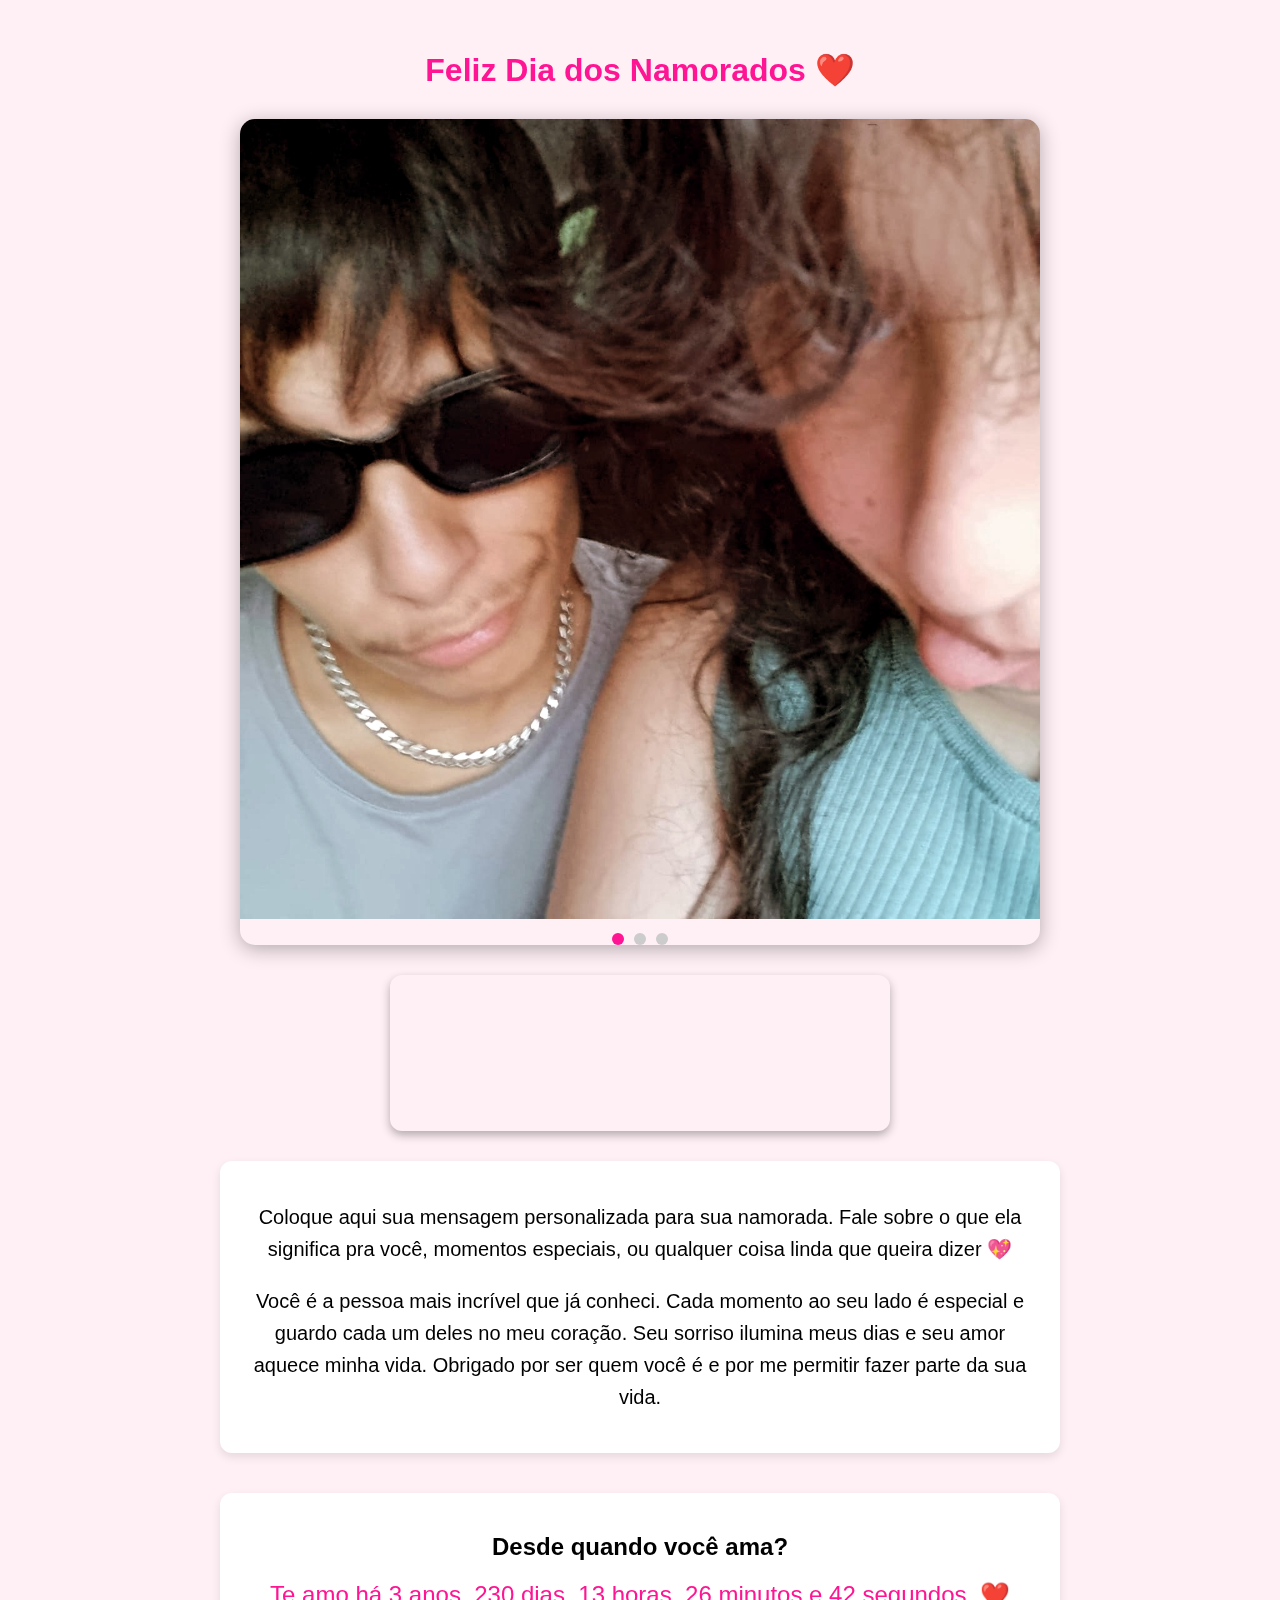
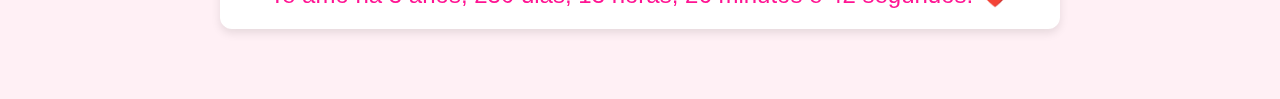
<file: index.html>
<!DOCTYPE html>
<html lang="pt-br">

<head>
    <meta charset="UTF-8" />
    <meta name="viewport" content="width=device-width, initial-scale=1.0" />
    <title>Feliz Dia dos Namorados ❤️</title>
    <style>
        body {
            margin: 0;
            padding: 0;
            background-color: #fff0f5;
            font-family: 'Segoe UI', Tahoma, Geneva, Verdana, sans-serif;
            text-align: center;
            overflow-x: hidden;
        }

        .container {
            padding: 30px;
            position: relative;
            z-index: 1;
        }

        h1 {
            color: #ff1493;
            margin-bottom: 30px;
        }

        /* Estilos do carrossel */
        .carousel-container {
            max-width: 800px;
            margin: 0 auto 30px;
            position: relative;
            overflow: hidden;
            border-radius: 15px;
            box-shadow: 0 4px 20px rgba(0, 0, 0, 0.3);
            touch-action: pan-y;
        }

        .carousel {
            display: flex;
            transition: transform 0.5s ease;
            width: 100%;
        }

        .carousel img {
            width: 100%;
            height: auto;
            flex-shrink: 0;
            object-fit: cover;
        }

        .carousel-indicators {
            display: flex;
            justify-content: center;
            margin-top: 10px;
        }

        .indicator {
            width: 12px;
            height: 12px;
            border-radius: 50%;
            background-color: #ccc;
            margin: 0 5px;
            cursor: pointer;
            transition: background-color 0.3s;
        }

        .indicator.active {
            background-color: #ff1493;
        }

        /* Player do Spotify */
        .spotify-player {
            max-width: 500px;
            margin: 20px auto;
            border-radius: 12px;
            overflow: hidden;
            box-shadow: 0 4px 10px rgba(0, 0, 0, 0.3);
        }

        /* Texto romântico */
        .texto-romantico {
            margin: 30px auto;
            font-size: 20px;
            max-width: 800px;
            background-color: #fff;
            padding: 20px;
            border-radius: 12px;
            box-shadow: 0 4px 10px rgba(0, 0, 0, 0.1);
            line-height: 1.6;
        }

        /* Contador de amor */
        .love-counter {
            margin: 40px auto;
            padding: 20px;
            background-color: #fff;
            border-radius: 12px;
            box-shadow: 0 4px 10px rgba(0, 0, 0, 0.1);
            max-width: 800px;
        }

        .resultado {
            font-size: 24px;
            color: #ff1493;
            margin-top: 15px;
        }

        /* Corações de fundo */
        .hearts-container {
            position: fixed;
            top: 0;
            left: 0;
            width: 100%;
            height: 100%;
            pointer-events: none;
            z-index: 0;
        }

        .heart {
            position: absolute;
            top: -50px;
            color: rgba(255, 20, 147, 0.6);
            font-size: 30px;
            animation: fall linear infinite;
            pointer-events: none;
            user-select: none;
        }

        @keyframes fall {
            0% {
                transform: translateY(0) rotate(0deg);
                opacity: 1;
            }
            100% {
                transform: translateY(100vh) rotate(360deg);
                opacity: 0;
            }
        }
    </style>
</head>

<body>
    <!-- Container para os corações (não interfere com a rolagem) -->
    <div class="hearts-container" id="hearts-container"></div>

    <!-- Conteúdo principal -->
    <div class="container">
        <h1>Feliz Dia dos Namorados ❤️</h1>

        <!-- Carrossel de imagens -->
        <div class="carousel-container" id="carousel-container">
            <div class="carousel" id="carousel">
                <!-- Imagens serão adicionadas via JavaScript -->
            </div>
            <div class="carousel-indicators" id="indicators"></div>
        </div>

        <!-- Player do Spotify -->
        <div class="spotify-player">
            <iframe style="border-radius:12px"
                src="https://open.spotify.com/embed/track/07Ip5REyWJm0yO1hrJecY5?utm_source=generator" width="100%"
                height="152" frameBorder="0" allowfullscreen=""
                allow="autoplay; clipboard-write; encrypted-media; fullscreen; picture-in-picture"
                loading="lazy"></iframe>
        </div>

        <!-- Texto romântico -->
        <div class="texto-romantico">
            <p>
                Coloque aqui sua mensagem personalizada para sua namorada. Fale sobre o que ela significa pra você,
                momentos especiais, ou qualquer coisa linda que queira dizer 💖
            </p>
            <p>
                Você é a pessoa mais incrível que já conheci. Cada momento ao seu lado é especial e guardo cada um deles no meu coração. 
                Seu sorriso ilumina meus dias e seu amor aquece minha vida. Obrigado por ser quem você é e por me permitir fazer parte da sua vida.
            </p>
        </div>

        <!-- Contador de amor -->
        <div class="love-counter">
            <h2>Desde quando você ama?</h2>
            <div class="resultado" id="resultado"></div>
        </div>
    </div>

    <script>
        // Configuração do carrossel
        const carousel = document.getElementById('carousel');
        const carouselContainer = document.getElementById('carousel-container');
        const indicatorsContainer = document.getElementById('indicators');
        let currentSlide = 0;
        let autoSlideInterval;
        let startX = 0;
        let isDragging = false;
        
        // Lista de imagens para o carrossel (substitua pelas suas imagens)
        const images = [
            'image1.jpg',
            'image2.jpg',
            'image3.jpg'
        ];
        
        // Criar slides e indicadores
        images.forEach((img, index) => {
            // Criar slide
            const slide = document.createElement('div');
            slide.className = 'slide';
            slide.style.width = '100%';
            slide.innerHTML = `<img src="${img}" alt="Foto do casal ${index + 1}" style="width:100%;">`;
            carousel.appendChild(slide);
            
            // Criar indicador
            const indicator = document.createElement('div');
            indicator.className = 'indicator';
            if (index === 0) indicator.classList.add('active');
            indicator.addEventListener('click', () => goToSlide(index));
            indicatorsContainer.appendChild(indicator);
        });
        
        // Ajustar carrossel
        function updateCarousel() {
            carousel.style.width = `${images.length * 100}%`;
            document.querySelectorAll('.slide').forEach(slide => {
                slide.style.width = `${100 / images.length}%`;
            });
        }
        
        // Navegação do carrossel
        function goToSlide(slideIndex) {
            currentSlide = slideIndex;
            carousel.style.transform = `translateX(-${currentSlide * (100 / images.length)}%)`;
            
            // Atualizar indicadores
            document.querySelectorAll('.indicator').forEach((ind, index) => {
                ind.classList.toggle('active', index === currentSlide);
            });
            
            // Reiniciar o intervalo de transição automática
            restartAutoSlide();
        }
        
        function nextSlide() {
            currentSlide = (currentSlide + 1) % images.length;
            goToSlide(currentSlide);
        }
        
        function prevSlide() {
            currentSlide = (currentSlide - 1 + images.length) % images.length;
            goToSlide(currentSlide);
        }
        
        // Transição automática
        function startAutoSlide() {
            autoSlideInterval = setInterval(nextSlide, 3000); // Muda a cada 3 segundos
        }
        
        function restartAutoSlide() {
            clearInterval(autoSlideInterval);
            startAutoSlide();
        }
        
        // Controle por toque
        carouselContainer.addEventListener('touchstart', (e) => {
            startX = e.touches[0].clientX;
            isDragging = true;
            clearInterval(autoSlideInterval);
        });
        
        carouselContainer.addEventListener('touchmove', (e) => {
            if (!isDragging) return;
            const x = e.touches[0].clientX;
            const diff = startX - x;
            
            // Movimentação horizontal apenas
            if (Math.abs(diff) > 0) {
                e.preventDefault();
            }
        });
        
        carouselContainer.addEventListener('touchend', (e) => {
            if (!isDragging) return;
            isDragging = false;
            
            const endX = e.changedTouches[0].clientX;
            const diff = startX - endX;
            
            // Limiar para considerar um swipe
            if (diff > 50) {
                nextSlide();
            } else if (diff < -50) {
                prevSlide();
            } else {
                goToSlide(currentSlide);
            }
            
            // Reinicia o slideshow automático
            restartAutoSlide();
        });
        
        // Iniciar carrossel
        updateCarousel();
        startAutoSlide();
        
        // Configuração dos corações
        function criarCoracao() {
            const heart = document.createElement("div");
            heart.classList.add("heart");
            heart.innerHTML = "❤️";
            heart.style.left = Math.random() * 100 + "vw";
            heart.style.animationDuration = 3 + Math.random() * 3 + "s";
            heart.style.fontSize = (20 + Math.random() * 20) + "px";
            heart.style.opacity = 0.5 + Math.random() * 0.5;

            document.getElementById("hearts-container").appendChild(heart);

            setTimeout(() => {
                heart.remove();
            }, 6000);
        }

        setInterval(criarCoracao, 200);

        // Contador de amor
        function calcularAmor() {
            const dataInput = '2022-12-08';
            const dataInicio = new Date(dataInput + 'T00:00:00');
            const agora = new Date();
            let diffMs = agora - dataInicio;

            if (diffMs < 0) {
                document.getElementById("resultado").innerHTML = "Essa data ainda não chegou!";
                return;
            }

            const segundos = Math.floor(diffMs / 1000);
            const minutos = Math.floor(segundos / 60);
            const horas = Math.floor(minutos / 60);
            const dias = Math.floor(horas / 24);
            const anos = Math.floor(dias / 365.25);

            const diasRestantes = dias % 365.25;
            const horasRestantes = horas % 24;
            const minutosRestantes = minutos % 60;
            const segundosRestantes = segundos % 60;

            const texto = `Te amo há ${anos} anos, ${Math.floor(diasRestantes)} dias, ${horasRestantes} horas, ${minutosRestantes} minutos e ${segundosRestantes} segundos. ❤️`;

            document.getElementById("resultado").innerHTML = texto;
        }

        setInterval(calcularAmor, 1000);
        calcularAmor(); // Chamar imediatamente
    </script>
</body>

</html>
</file>
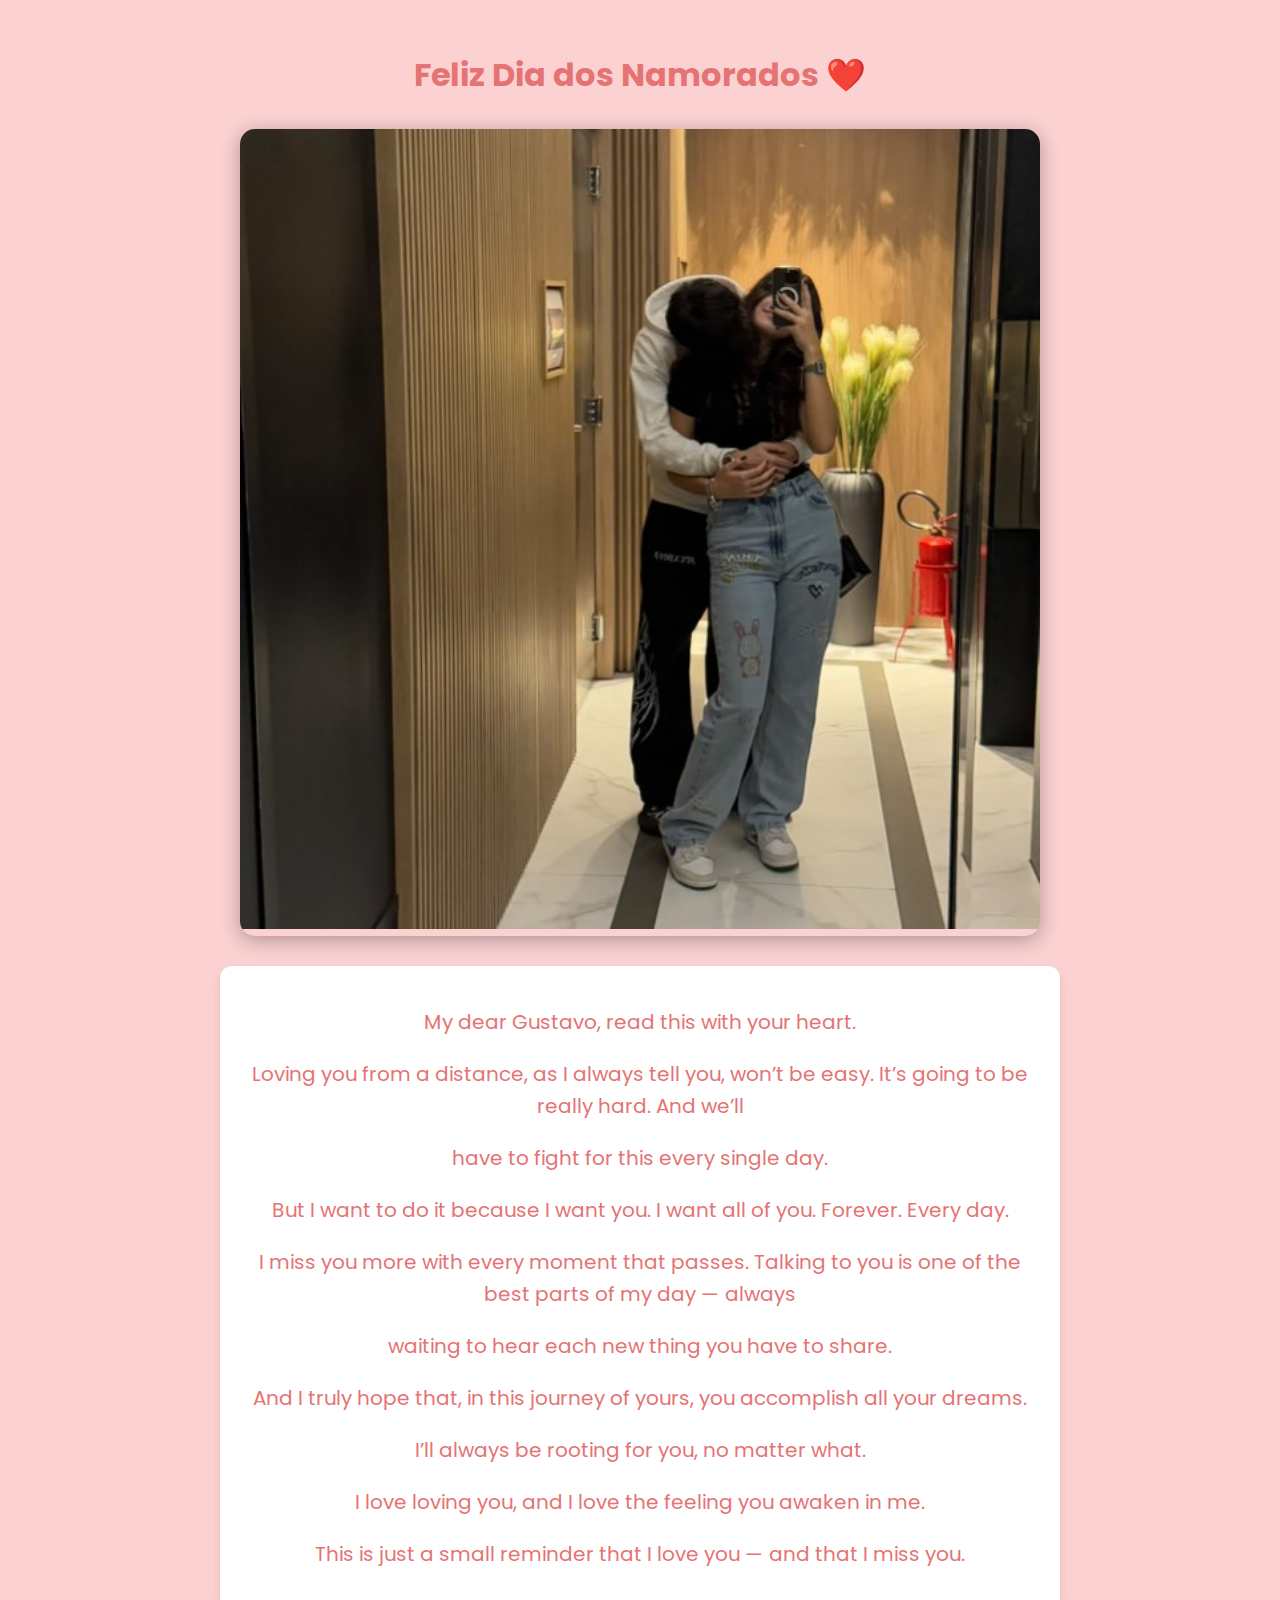
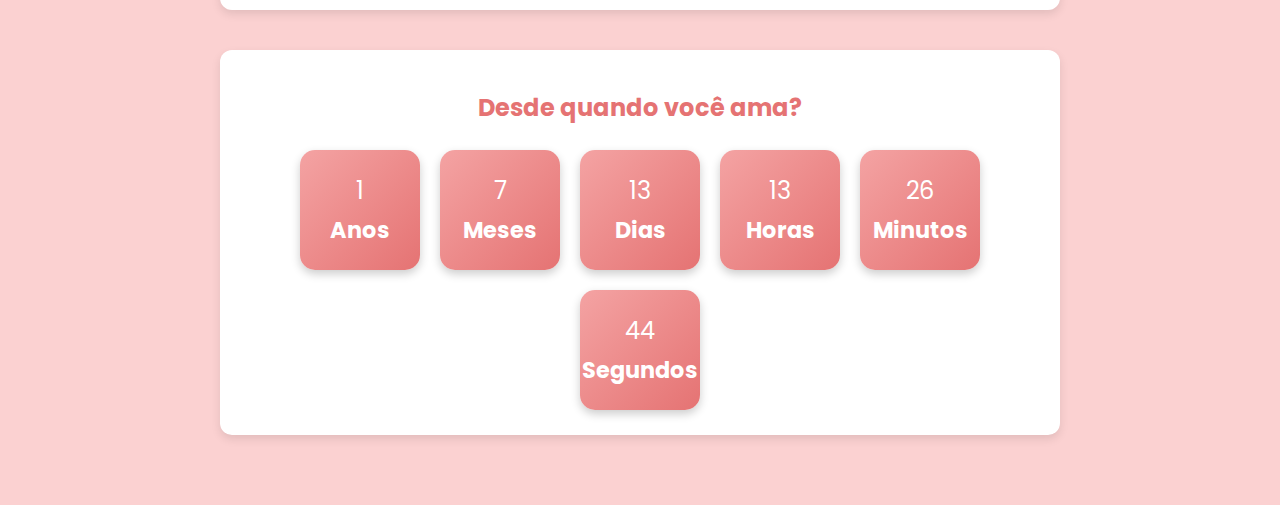
<file: betinamendes2009@gmail.com/index.html>
<!DOCTYPE html>
<html lang="pt-br">

<head>
    <meta charset="UTF-8" />
    <meta name="viewport" content="width=device-width, initial-scale=1.0" />
    <title>Feliz Dia dos Namorados ❤️</title>
    <script src="script.js" defer></script>
    <link rel="stylesheet" href="style.css">
</head>

<body>
    <!-- Conteúdo principal -->
    <div class="container">
        <h1>Feliz Dia dos Namorados ❤️</h1>

        <!-- Carrossel de imagens -->
        <div class="carousel-container" id="carousel-container">
            <div class="carousel" id="carousel">
                <!-- Imagens serão adicionadas via JavaScript -->
            </div>
            <div class="carousel-indicators" id="indicators"></div>
        </div>

        <!-- Texto romântico -->
        <div class="texto-romantico">
            <p>My dear Gustavo, read this with your heart.</p>
            <p>Loving you from a distance, as I always tell you, won’t be easy. It’s going to be really hard. And we’ll</p>
            <p>have to fight for this every single day.</p>
            <p>But I want to do it because I want you. I want all of you. Forever. Every day.</p>
            <p>I miss you more with every moment that passes. Talking to you is one of the best parts of my day — always</p>
            <p>waiting to hear each new thing you have to share.</p>
            <p>And I truly hope that, in this journey of yours, you accomplish all your dreams.</p>
            <p>I’ll always be rooting for you, no matter what.</p>
            <p>I love loving you, and I love the feeling you awaken in me.</p>
            <p>This is just a small reminder that I love you — and that I miss you.</p>
        </div>

        <!-- Contador de amor -->
        <div class="love-counter">
            <h2>Desde quando você ama?</h2>
            <div class="resultado" id="resultado"></div>
        </div>
    </div>
</body>

</html>
</file>
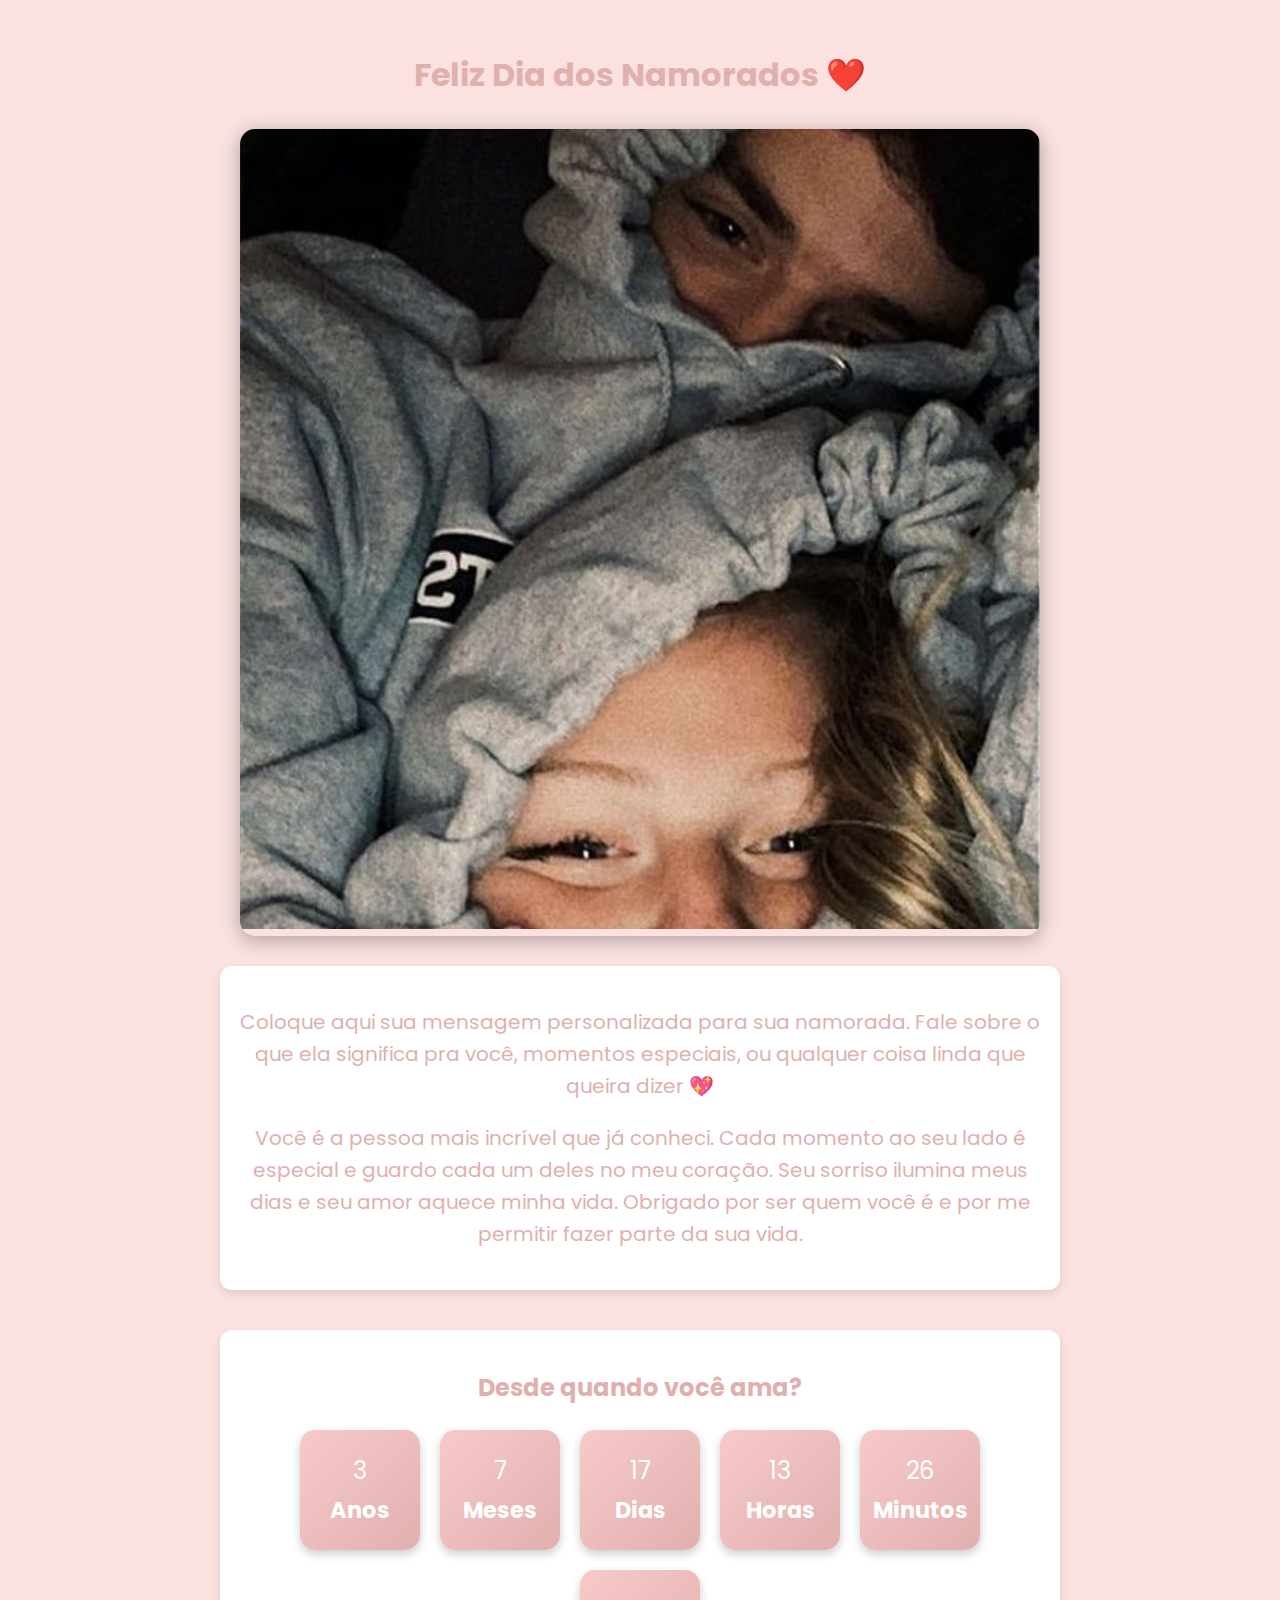
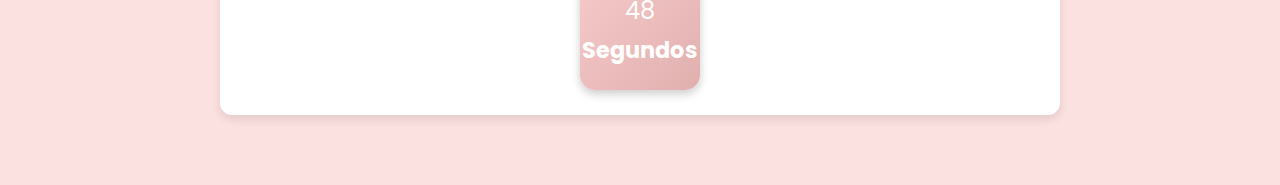
<file: essencial/index.html>
<!DOCTYPE html>
<html lang="pt-br">

<head>
    <meta charset="UTF-8" />
    <meta name="viewport" content="width=device-width, initial-scale=1.0" />
    <title>Feliz Dia dos Namorados ❤️</title>
    <script src="script.js" defer></script>
    <link rel="stylesheet" href="style.css">
</head>

<body>
    <!-- Conteúdo principal -->
    <div class="container">
        <h1>Feliz Dia dos Namorados ❤️</h1>

        <!-- Carrossel de imagens -->
        <div class="carousel-container" id="carousel-container">
            <div class="carousel" id="carousel">
                <!-- Imagens serão adicionadas via JavaScript -->
            </div>
            <div class="carousel-indicators" id="indicators"></div>
        </div>

        <!-- Texto romântico -->
        <div class="texto-romantico">
            <p>
                Coloque aqui sua mensagem personalizada para sua namorada. Fale sobre o que ela significa pra você,
                momentos especiais, ou qualquer coisa linda que queira dizer 💖
            </p>
            <p>
                Você é a pessoa mais incrível que já conheci. Cada momento ao seu lado é especial e guardo cada um deles no meu coração.
                Seu sorriso ilumina meus dias e seu amor aquece minha vida. Obrigado por ser quem você é e por me permitir fazer parte da sua vida.
            </p>
        </div>

        <!-- Contador de amor -->
        <div class="love-counter">
            <h2>Desde quando você ama?</h2>
            <div class="resultado" id="resultado"></div>
        </div>
    </div>
</body>

</html>
</file>
<file: betinamendes2009@gmail.com/style.css>
@import url('https://fonts.googleapis.com/css2?family=Poppins:wght@400..700&display=swap');

:root {
  --color-base: #f4a3a3;
  --color-light: #fbd1d1;
  --color-dark: #e57373;
}

body {
    margin: 0;
    padding: 0;
    background-color: var(--color-light);
    font-family: 'Poppins', sans-serif;
    text-align: center;
    overflow-x: hidden;
    color: var(--color-dark);
}

.container {
    padding: 30px;
    position: relative;
    z-index: 1;
}

h1 {
    color: var(--color-dark);
    margin-bottom: 30px;
}

.carousel-container {
    max-width: 800px;
    margin: 0 auto 30px;
    position: relative;
    overflow: hidden;
    border-radius: 15px;
    box-shadow: 0 4px 20px rgba(0, 0, 0, 0.3);
    touch-action: pan-y;
}

.carousel {
    display: flex;
    transition: transform 0.5s ease;
    width: 100%;
}

.carousel img {
    width: 100%;
    height: auto;
    flex-shrink: 0;
    object-fit: cover;
}

#resultado {
    display: flex;
    flex-wrap: wrap;
    justify-content: center;
    gap: 10px;
    margin-top: 20px;
}

#resultado div {
    margin: 5px;
    color: white;
    height: 120px;
    width: 120px;
    display: flex;
    align-items: center;
    justify-content: center;
    border-radius: 15px;
    flex-direction: column;
    background: linear-gradient(135deg, var(--color-base), var(--color-dark));
    box-shadow: 0 4px 10px rgba(0, 0, 0, 0.2);
    transition: transform 0.3s ease, box-shadow 0.3s ease;
}

#resultado div:hover {
    transform: scale(1.1);
    box-shadow: 0 6px 15px rgba(0, 0, 0, 0.3);
}

#resultado p {
    font-size: 1.4rem;
    font-weight: bold;
    margin: 5px 0 0;
}

.texto-romantico {
    margin: 30px auto;
    font-size: 20px;
    max-width: 800px;
    background-color: #fff;
    padding: 20px;
    border-radius: 12px;
    box-shadow: 0 4px 10px rgba(0, 0, 0, 0.1);
    line-height: 1.6;
}

.love-counter {
    margin: 40px auto;
    padding: 20px;
    background-color: #fff;
    border-radius: 12px;
    box-shadow: 0 4px 10px rgba(0, 0, 0, 0.1);
    max-width: 800px;
}

.resultado {
    font-size: 24px;
    color: var(--color-dark);
    margin-top: 15px;
}
</file>
<file: essencial/style.css>
@import url('https://fonts.googleapis.com/css2?family=Poppins:wght@400..700&display=swap');

:root {
  --color-base: #f7cac9;
  --color-light: #fbe1e0;
  --color-dark: #e0b0af;
}

body {
    margin: 0;
    padding: 0;
    background-color: var(--color-light);
    font-family: 'Poppins', sans-serif;
    text-align: center;
    overflow-x: hidden;
    color: var(--color-dark);
}

.container {
    padding: 30px;
    position: relative;
    z-index: 1;
}

h1 {
    color: var(--color-dark);
    margin-bottom: 30px;
}

.carousel-container {
    max-width: 800px;
    margin: 0 auto 30px;
    position: relative;
    overflow: hidden;
    border-radius: 15px;
    box-shadow: 0 4px 20px rgba(0, 0, 0, 0.3);
    touch-action: pan-y;
}

.carousel {
    display: flex;
    transition: transform 0.5s ease;
    width: 100%;
}

.carousel img {
    width: 100%;
    height: auto;
    flex-shrink: 0;
    object-fit: cover;
}

#resultado {
    display: flex;
    flex-wrap: wrap;
    justify-content: center;
    gap: 10px;
    margin-top: 20px;
}

#resultado div {
    margin: 5px;
    color: white;
    height: 120px;
    width: 120px;
    display: flex;
    align-items: center;
    justify-content: center;
    border-radius: 15px;
    flex-direction: column;
    background: linear-gradient(135deg, var(--color-base), var(--color-dark));
    box-shadow: 0 4px 10px rgba(0, 0, 0, 0.2);
    transition: transform 0.3s ease, box-shadow 0.3s ease;
}

#resultado div:hover {
    transform: scale(1.1);
    box-shadow: 0 6px 15px rgba(0, 0, 0, 0.3);
}

#resultado p {
    font-size: 1.4rem;
    font-weight: bold;
    margin: 5px 0 0;
}

.texto-romantico {
    margin: 30px auto;
    font-size: 20px;
    max-width: 800px;
    background-color: #fff;
    padding: 20px;
    border-radius: 12px;
    box-shadow: 0 4px 10px rgba(0, 0, 0, 0.1);
    line-height: 1.6;
}

.love-counter {
    margin: 40px auto;
    padding: 20px;
    background-color: #fff;
    border-radius: 12px;
    box-shadow: 0 4px 10px rgba(0, 0, 0, 0.1);
    max-width: 800px;
}

.resultado {
    font-size: 24px;
    color: var(--color-dark);
    margin-top: 15px;
}
</file>
